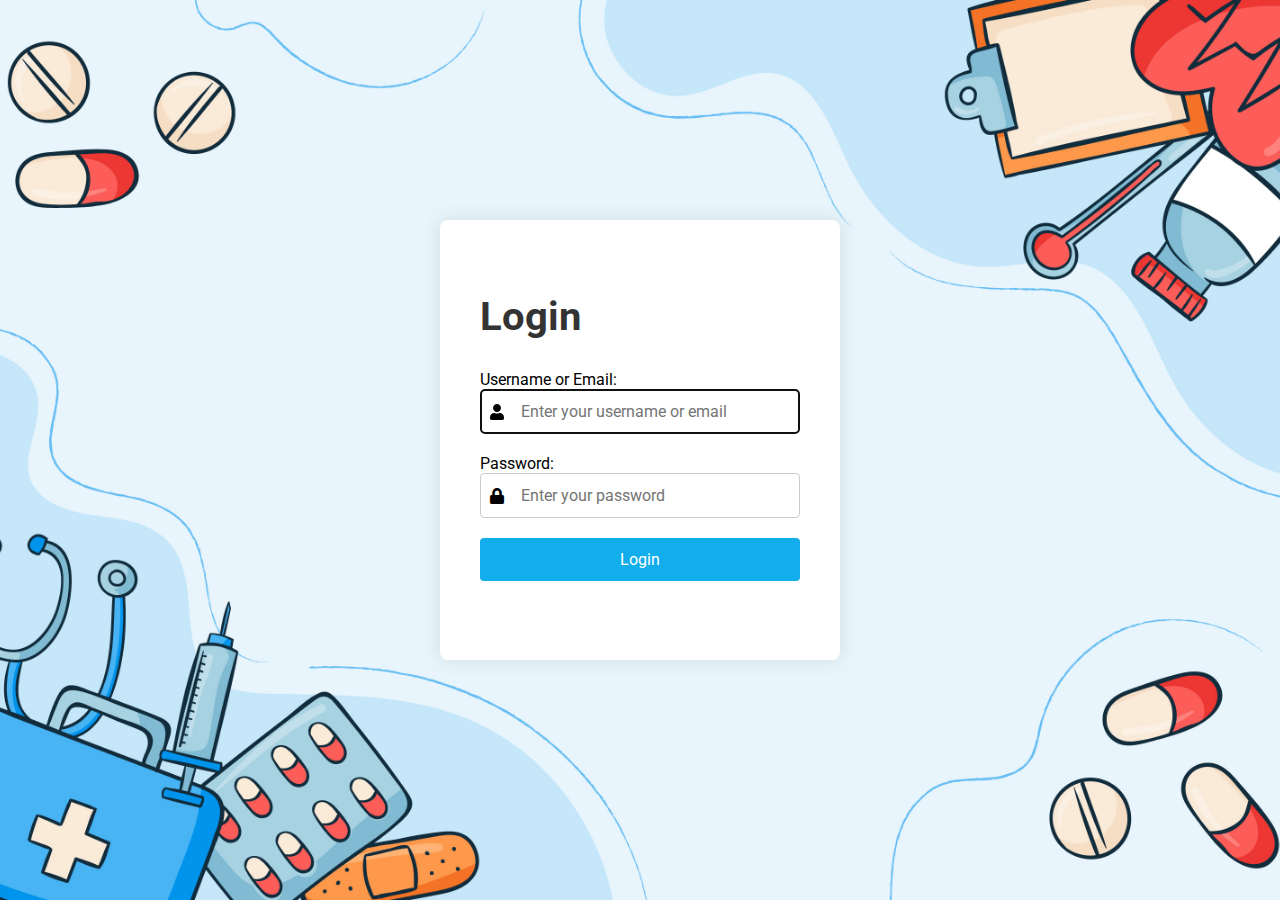
<file: index.html>
<!DOCTYPE html>
<html lang="en">
<head>
<meta charset="UTF-8">
<meta name="viewport" content="width=device-width, initial-scale=1.0">
<title>Login</title>
<!-- Include Roboto font -->
<link href="https://fonts.googleapis.com/css2?family=Roboto:wght@400;700&display=swap" rel="stylesheet">
<!-- Include custom CSS -->
<link rel="stylesheet" href="style.css">
<!-- Include Font Awesome -->
<link rel="stylesheet" href="https://cdnjs.cloudflare.com/ajax/libs/font-awesome/5.15.4/css/all.min.css">
<!-- Include jQuery -->
<script src="https://code.jquery.com/jquery-3.6.0.min.js"></script>
</head>
<body>
<div class="container">
  <h2>Login</h2>
  <!-- Login form -->
  <form id="loginForm" method="post" action="login.php">
    <!-- Username or Email field -->
    <label for="username">Username or Email:</label>
    <div class="input-container">
      <i class="fas fa-user username-icon"></i>
      <input type="text" id="username" name="username" placeholder="Enter your username or email" required minlength="6" autofocus>
    </div>

    <!-- Password field -->
    <label for="password">Password:</label>
    <div class="input-container">
      <i class="fas fa-lock password-icon"></i>
      <input type="password" id="password" name="password" placeholder="Enter your password" required minlength="6">
    </div>

    <!-- Submit button -->
    <input type="submit" value="Login">
    <!-- Error message display -->
    <p class="error-message" id="errorMessage"></p>
  </form>
</div>

<script>
$(document).ready(function() {
  // Add event listener to the login form for form submission
  $("#loginForm").submit(function(event) {
    event.preventDefault(); // Prevent form submission
    var username = $("#username").val(); // Get username value
    var password = $("#password").val(); // Get password value
    authenticateUser(username, password); // Call authentication function
  });
});

// Function to authenticate user
function authenticateUser(username, password) {
  var dummyUserData = { // Dummy user data for authentication
    "username": "dummyUser",
    "email": "dummy@gmail.com",
    "password": "Dummy@123"
  };

  // Check if provided credentials match dummy user data
  if ((username === dummyUserData.username || username === dummyUserData.email) && password === dummyUserData.password) {
    // If credentials match, store username in session storage and redirect to homepage
    sessionStorage.setItem("username", username);
    window.location.href = "homepage.html";
  } else {
    // If credentials do not match, display error message
    $("#errorMessage").text("Invalid username/email or password. Please try again.");
  }
}

// Disable browser features to enhance security
window.onload = function() {
  window.history.forward(); // Disable back button
  document.onkeydown = function(e) { // Disable F5 key
    if (event.keyCode == 116) {
      return false;
    }
  };
  document.oncontextmenu = function() { // Disable right-click context menu
    return false;
  };
  document.onmouseup = function() { // Disable mouse-up event
    return false;
  };
  document.ondragstart = function() { // Disable drag-and-drop
    return false;
  };
};
</script>
</body>
</html>
</file>
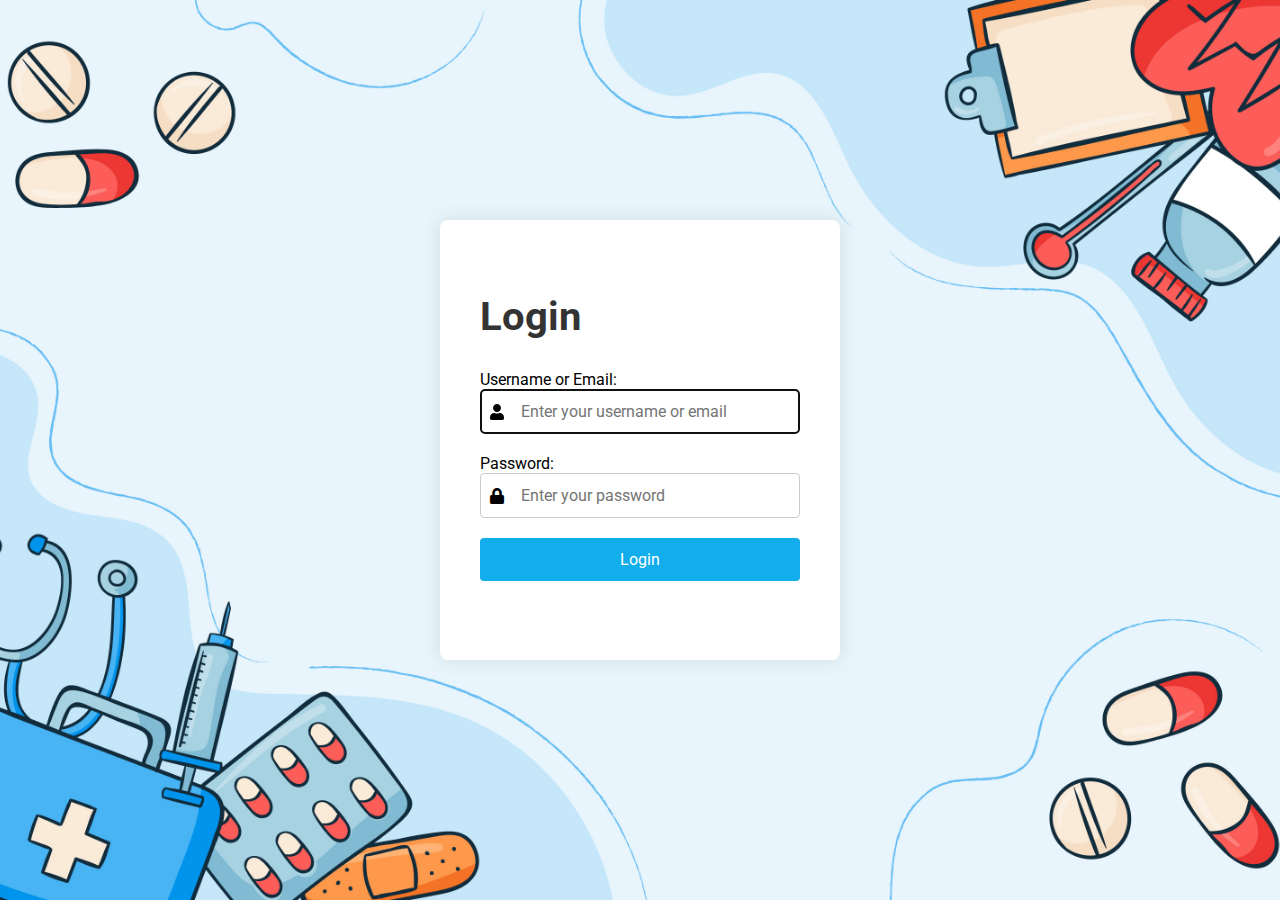
<file: homepage.html>
<!DOCTYPE html>
<html lang="en">
<head>
<meta charset="UTF-8">
<meta name="viewport" content="width=device-width, initial-scale=1.0">
<title>Welcome</title>
<!-- Include Roboto font -->
<link href="https://fonts.googleapis.com/css2?family=Roboto:wght@400;700&display=swap" rel="stylesheet">
<style>
  body {
    /* Set font family, background color, and flex display for centering */
    font-family: 'Roboto', sans-serif;
    background-color: #f4f4f4;
    margin: 0;
    padding: 0;
    display: flex;
    justify-content: center;
    align-items: center;
    height: 100vh;
    background-image: url(medicinebg.jpg);
    background-size: cover; 
    background-repeat: no-repeat; 
    background-position: center; 
  }
  
  .container {
    /* Style container */
    text-align: center;
    background-color: #fff;
    border-radius: 8px;
    box-shadow: 0 0 20px rgba(0, 0, 0, 0.1);
    padding: 40px;
    box-sizing: border-box;
  }
  
  h2 {
    /* Style heading */
    color: #333;
    margin-bottom: 20px;
  }
  
  p {
    /* Style paragraph */
    color: #666;
    margin-bottom: 40px;
  }
  
  .logout-button {
    /* Style logout button */
    background-color: rgb(18, 173, 235);
    color: white;
    border: none;
    padding: 10px 20px;
    border-radius: 4px;
    cursor: pointer;
    transition: background-color 0.3s ease;
  }
  
  .logout-button:hover {
    /* Hover effect for logout button */
    background-color: rgb(18, 173, 235);
  }
</style>
</head>
<body>
<div class="container">
  <h2>Welcome <span id="username"></span>!</h2>
  <p>You are now logged in.</p>
  <button class="logout-button" id="logoutButton">Logout</button>
</div>

<script>
document.addEventListener("DOMContentLoaded", function() {
  // Check if username is stored in session storage
  if (!sessionStorage.getItem("username")) {
    // If not, redirect to index.html
    window.location.href = "index.html";
  }
});

// Retrieve username from session storage
var username = sessionStorage.getItem("username");

// Display username on the welcome page
document.getElementById("username").textContent = username;

// Add event listener to logout button
document.getElementById("logoutButton").addEventListener("click", function() {
  // Prompt for confirmation before logout
  var logoutConfirmed = confirm("Are you sure you want to logout?");
  if (logoutConfirmed) {
    // Clear user details from session or local storage
    sessionStorage.clear(); // Clear all session storage
    localStorage.clear(); // Clear all local storage

    // Redirect to index.html after logout
    window.location.href = "index.html";
  }
});
</script>
</body>
</html>
</file>
<file: style.css>
body {
    font-family: 'Roboto', sans-serif;
    background-color: #f4f4f4;
    margin: 0;
    padding: 0;
    display: flex;
    justify-content: center;
    align-items: center;
    height: 100vh;
    background-image: url(medicinebg.jpg);
    background-size: cover; 
    background-repeat: no-repeat; 
    background-position: center; 
  }
  
  .container {
    width: 400px;
    height: 440px; 
    background-color: #fff;
    border-radius: 8px;
    box-shadow: 0 0 20px rgba(0, 0, 0, 0.1);
    padding: 40px;
    box-sizing: border-box;
    margin-left: auto;
    margin-right: auto;
    margin-bottom: 20px; 
}

  
  
  h2 {
    text-align: left;
    margin-bottom: 30px;
    color: #333;
    font-size: 40px; 
}

  
  input[type="text"],
  input[type="password"],
  input[type="submit"] {
    width: 100%;
    padding: 12px;
    margin-bottom: 20px;
    display: block;
    border: 1px solid #ccc;
    border-radius: 4px;
    box-sizing: border-box;
    font-size: 16px;
    font-family: 'Roboto', sans-serif; /* Use Google Font as font style */
  }
  
  input[type="submit"] {
    background-color: rgb(18, 173, 235);
    color: white;
    border: none;
    cursor: pointer;
    transition: background-color 0.3s ease;
  }
  
  input[type="submit"]:hover {
    background-color: rgb(126, 199, 228);
  }
  
  .error-message {
    color: #f44336;
    margin-top: -10px;
    margin-bottom: 20px;
  }
  
  .signup-link {
    text-align: center;
  }
  
  .signup-link a {
    color: rgb(9, 163, 224); /* Change text color to sky blue */
    text-decoration: none;
  }
  .input-container {
    position: relative;
    margin-bottom: 20px;
  }

  .input-container i {
    position: absolute;
    top: 50%;
    color: black;
  }

  .input-container i.username-icon {
    left: 10px; /* Adjusted left position for username icon */
    transform: translateY(-50%);
  }

  .input-container i.password-icon {
    left: 10px; /* Adjusted left position for password icon */
    transform: translateY(-50%);
  }

  .input-container input {
    padding-left: 40px; /* Adjusted padding for username and password inputs */
  }
</file>
